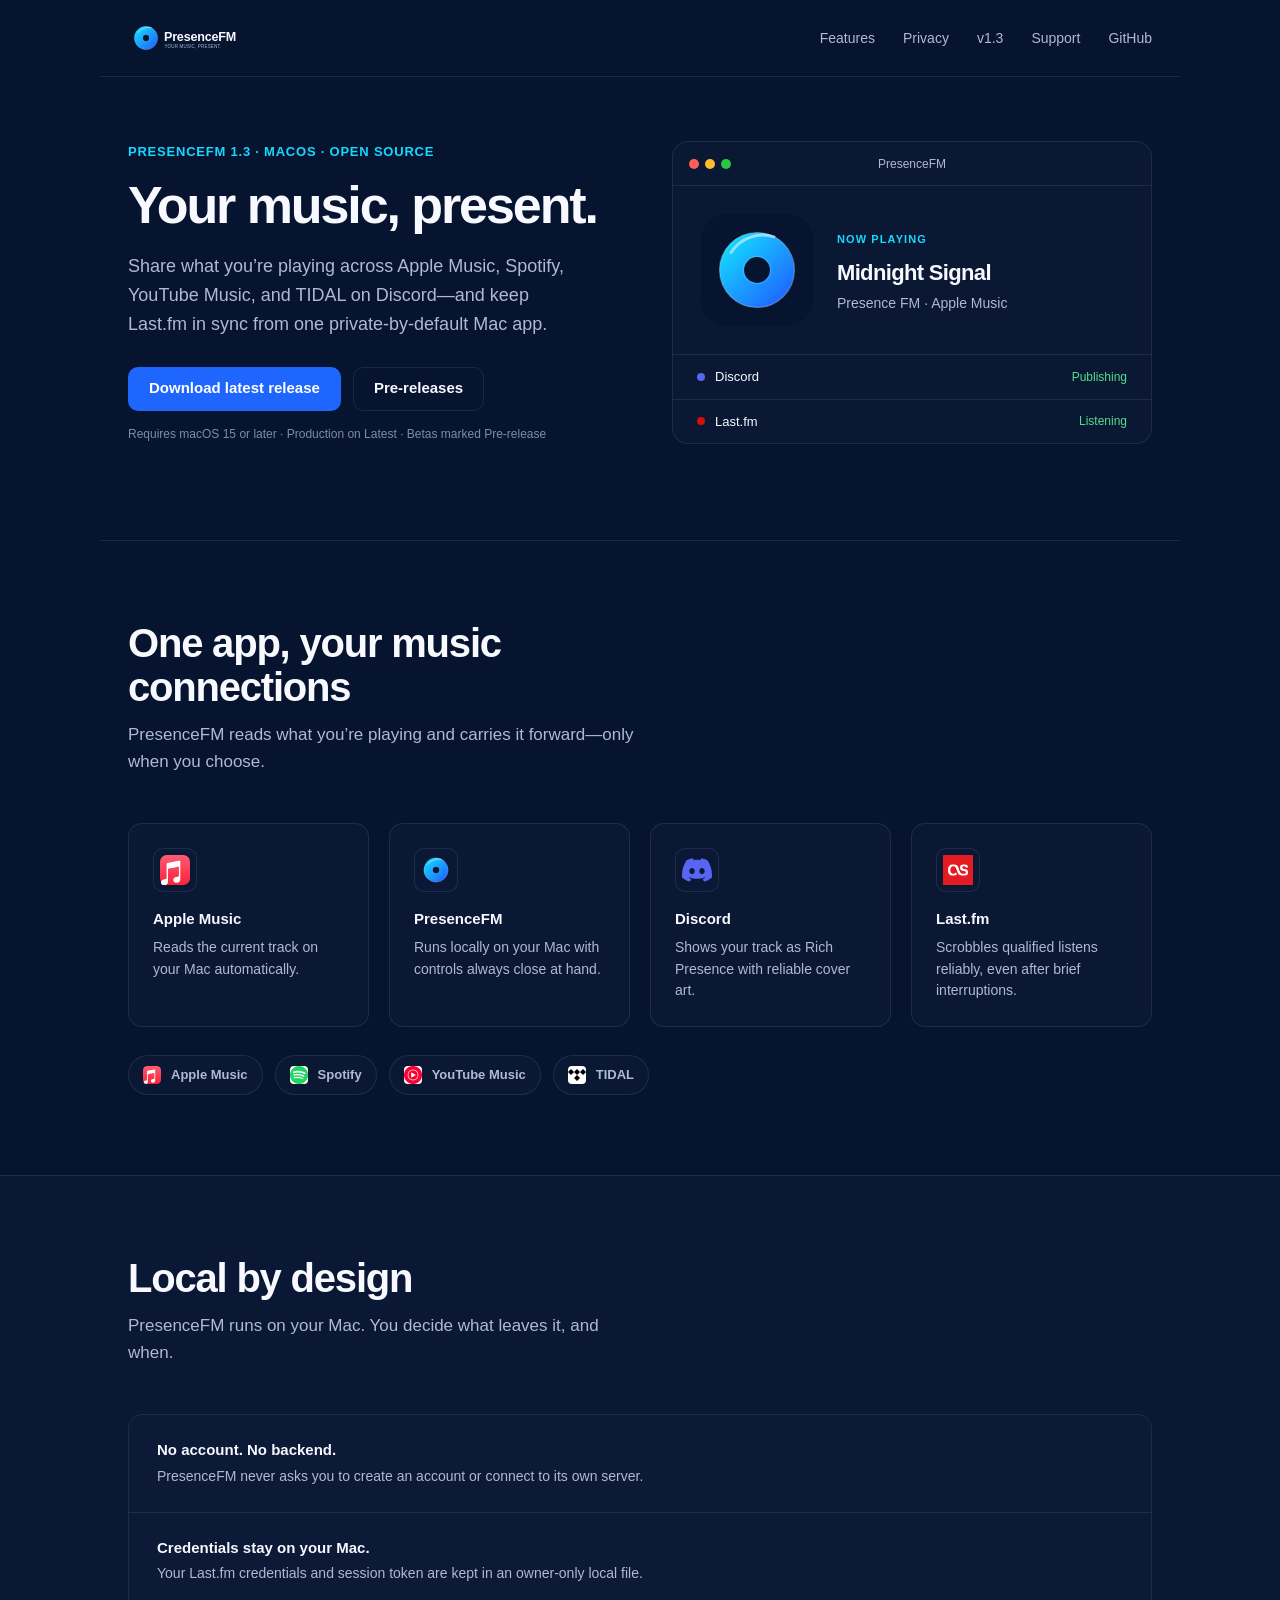
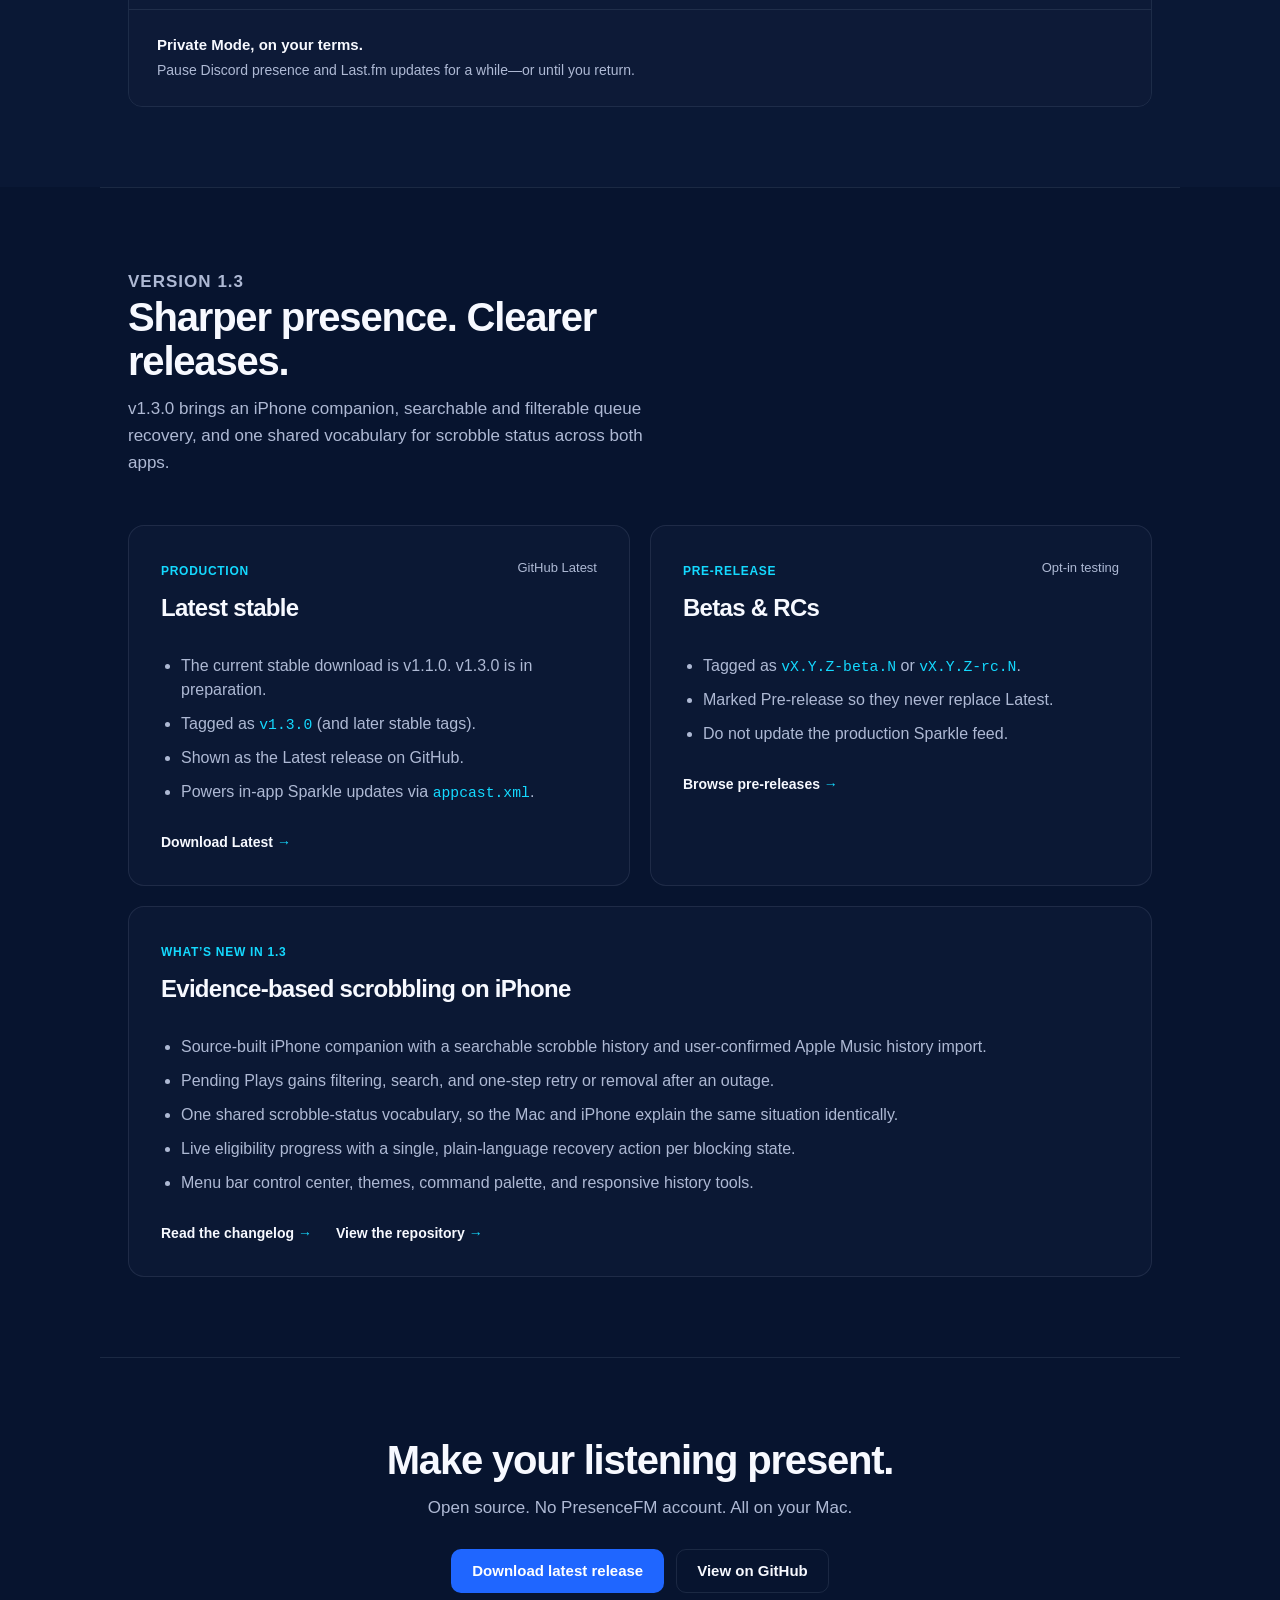
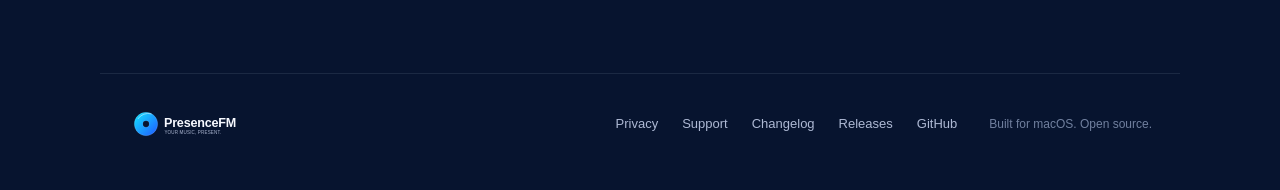
<file: website/index.html>
<!doctype html>
<html lang="en">
  <head>
    <meta charset="UTF-8" />
    <meta name="viewport" content="width=device-width, initial-scale=1.0" />
    <meta name="description" content="PresenceFM shares music from Apple Music, Spotify, YouTube Music, and TIDAL on Discord and keeps your Last.fm history in sync—from one private-by-default Mac app." />
    <meta name="theme-color" content="#07142f" />
    <meta property="og:type" content="website" />
    <meta property="og:title" content="PresenceFM — Your music, present." />
    <meta property="og:description" content="Private-by-default Discord presence, Last.fm scrobbling, and local listening history for macOS." />
    <meta property="og:url" content="https://presence-fm.vercel.app/" />
    <meta property="og:image" content="https://presence-fm.vercel.app/assets/brand/app-icon.svg" />
    <meta name="twitter:card" content="summary_large_image" />
    <title>PresenceFM — Your music, present.</title>
    <link rel="canonical" href="https://presence-fm.vercel.app/" />
    <link rel="icon" href="assets/brand/presencefm-symbol.svg" type="image/svg+xml" />
    <link rel="stylesheet" href="styles.css" />
  </head>
  <body>
    <a class="skip-link" href="#main">Skip to content</a>
    <header class="site-header">
      <a class="brand" href="#top" aria-label="PresenceFM home">
        <img src="assets/brand/presencefm-logo-dark.svg" alt="PresenceFM" />
      </a>
      <nav id="primary-navigation" aria-label="Primary navigation">
        <a href="#features">Features</a>
        <a href="#privacy">Privacy</a>
        <a href="#release">v1.3</a>
        <a href="https://github.com/CoolColby23/PresenceFM/blob/main/SUPPORT.md">Support</a>
        <a href="https://github.com/CoolColby23/PresenceFM" rel="noreferrer">GitHub</a>
      </nav>
      <button class="menu-button" aria-label="Open navigation" aria-expanded="false" aria-controls="primary-navigation"><span></span><span></span></button>
    </header>

    <main id="main">
      <section class="hero" id="top">
        <div class="hero-copy">
          <p class="eyebrow">PresenceFM 1.3 · macOS · open source</p>
          <h1>Your music, <span class="accent">present.</span></h1>
          <p class="deck">Share what you’re playing across Apple Music, Spotify, YouTube Music, and TIDAL on Discord—and keep Last.fm in sync from one private-by-default Mac app.</p>
          <div class="actions">
            <a class="button" href="https://github.com/CoolColby23/PresenceFM/releases/latest">Download latest release</a>
            <a class="button button-secondary" href="https://github.com/CoolColby23/PresenceFM/releases">Pre-releases</a>
          </div>
          <p class="requirement">Requires macOS 15 or later · Production on Latest · Betas marked Pre-release</p>
        </div>

        <div class="app-preview" aria-label="PresenceFM now playing preview">
          <div class="app-preview-bar">
            <div class="traffic"><i></i><i></i><i></i></div>
            <span>PresenceFM</span>
          </div>
          <div class="app-preview-body">
            <img src="assets/brand/app-icon.svg" alt="PresenceFM demonstration artwork" />
            <div>
              <span class="label">Now playing</span>
              <h2>Midnight Signal</h2>
              <p>Presence FM · Apple Music</p>
            </div>
          </div>
          <div class="app-preview-footer">
            <div class="status-row">
              <span><i class="status-dot discord"></i>Discord</span>
              <em>Publishing</em>
            </div>
            <div class="status-row">
              <span><i class="status-dot lastfm"></i>Last.fm</span>
              <em>Listening</em>
            </div>
          </div>
        </div>
      </section>

      <section class="features" id="features">
        <div class="section-intro">
          <h2>One app, your music connections</h2>
          <p>PresenceFM reads what you’re playing and carries it forward—only when you choose.</p>
        </div>
        <div class="feature-grid">
          <article class="feature-card">
            <div class="feature-icon apple-music" aria-hidden="true">
               <img src="assets/external-logos/apple-music-icon.svg" alt="" />
            </div>
            <h3>Apple Music</h3>
            <p>Reads the current track on your Mac automatically.</p>
          </article>
          <article class="feature-card">
            <div class="feature-icon presence">
              <img src="assets/brand/presencefm-symbol.svg" alt="" />
            </div>
            <h3>PresenceFM</h3>
            <p>Runs locally on your Mac with controls always close at hand.</p>
          </article>
          <article class="feature-card">
            <div class="feature-icon discord" aria-hidden="true">
               <img src="assets/external-logos/discord.svg" alt="" />
            </div>
            <h3>Discord</h3>
            <p>Shows your track as Rich Presence with reliable cover art.</p>
          </article>
          <article class="feature-card">
            <div class="feature-icon lastfm" aria-hidden="true">
               <img src="assets/external-logos/lastfm.jpeg" alt="" />
            </div>
            <h3>Last.fm</h3>
            <p>Scrobbles qualified listens reliably, even after brief interruptions.</p>
          </article>
        </div>
        <div class="platform-row" aria-label="Supported playback platforms">
          <span class="platform-chip"><img src="assets/external-logos/apple-music-icon.svg" alt="" />Apple Music</span>
          <span class="platform-chip"><img src="assets/external-logos/spotify.png" alt="" />Spotify</span>
          <span class="platform-chip"><img src="assets/external-logos/youtubemusic.png" alt="" />YouTube Music</span>
          <span class="platform-chip"><img src="assets/external-logos/tidal.png" alt="" />TIDAL</span>
        </div>
      </section>

      <section class="privacy" id="privacy">
        <div class="privacy-inner">
          <div class="section-intro">
            <h2>Local by design</h2>
            <p>PresenceFM runs on your Mac. You decide what leaves it, and when.</p>
          </div>
          <ul class="privacy-list">
            <li>
              <strong>No account. No backend.</strong>
              <p>PresenceFM never asks you to create an account or connect to its own server.</p>
            </li>
            <li>
              <strong>Credentials stay on your Mac.</strong>
              <p>Your Last.fm credentials and session token are kept in an owner-only local file.</p>
            </li>
            <li>
              <strong>Private Mode, on your terms.</strong>
              <p>Pause Discord presence and Last.fm updates for a while—or until you return.</p>
            </li>
          </ul>
        </div>
      </section>

      <section class="changelog" id="release">
        <div class="section-intro">
          <p class="eyebrow">Version 1.3</p>
          <h2>Sharper presence. Clearer releases.</h2>
          <p>v1.3.0 brings an iPhone companion, searchable and filterable queue recovery, and one shared vocabulary for scrobble status across both apps.</p>
        </div>
        <div class="release-grid">
          <article class="release-card">
            <div class="release-heading">
              <div>
                <span class="release-version">Production</span>
                <h3>Latest stable</h3>
              </div>
              <span class="release-status">GitHub Latest</span>
            </div>
            <ul>
              <li>The current stable download is v1.1.0. v1.3.0 is in preparation.</li>
              <li>Tagged as <code>v1.3.0</code> (and later stable tags).</li>
              <li>Shown as the Latest release on GitHub.</li>
              <li>Powers in-app Sparkle updates via <code>appcast.xml</code>.</li>
            </ul>
            <div class="release-links">
              <a class="text-link" href="https://github.com/CoolColby23/PresenceFM/releases/latest">Download Latest <span aria-hidden="true">→</span></a>
            </div>
          </article>
          <article class="release-card">
            <div class="release-heading">
              <div>
                <span class="release-version">Pre-release</span>
                <h3>Betas &amp; RCs</h3>
              </div>
              <span class="release-status">Opt-in testing</span>
            </div>
            <ul>
              <li>Tagged as <code>vX.Y.Z-beta.N</code> or <code>vX.Y.Z-rc.N</code>.</li>
              <li>Marked Pre-release so they never replace Latest.</li>
              <li>Do not update the production Sparkle feed.</li>
            </ul>
            <div class="release-links">
              <a class="text-link" href="https://github.com/CoolColby23/PresenceFM/releases">Browse pre-releases <span aria-hidden="true">→</span></a>
            </div>
          </article>
        </div>
        <div class="release-card release-highlights">
          <div class="release-heading">
            <div>
              <span class="release-version">What’s new in 1.3</span>
              <h3>Evidence-based scrobbling on iPhone</h3>
            </div>
          </div>
          <ul>
            <li>Source-built iPhone companion with a searchable scrobble history and user-confirmed Apple Music history import.</li>
            <li>Pending Plays gains filtering, search, and one-step retry or removal after an outage.</li>
            <li>One shared scrobble-status vocabulary, so the Mac and iPhone explain the same situation identically.</li>
            <li>Live eligibility progress with a single, plain-language recovery action per blocking state.</li>
            <li>Menu bar control center, themes, command palette, and responsive history tools.</li>
          </ul>
          <div class="release-links">
            <a class="text-link" href="https://github.com/CoolColby23/PresenceFM/blob/main/CHANGELOG.md">Read the changelog <span aria-hidden="true">→</span></a>
            <a class="text-link" href="https://github.com/CoolColby23/PresenceFM">View the repository <span aria-hidden="true">→</span></a>
          </div>
        </div>
      </section>

      <section class="cta">
        <h2>Make your listening present.</h2>
        <p>Open source. No PresenceFM account. All on your Mac.</p>
        <div class="actions">
          <a class="button" href="https://github.com/CoolColby23/PresenceFM/releases/latest">Download latest release</a>
          <a class="button button-secondary" href="https://github.com/CoolColby23/PresenceFM">View on GitHub</a>
        </div>
      </section>
    </main>

    <footer>
      <a class="brand" href="#top">
        <img src="assets/brand/presencefm-logo-dark.svg" alt="PresenceFM" />
      </a>
      <div class="footer-links">
        <a href="https://github.com/CoolColby23/PresenceFM/blob/main/PRIVACY.md">Privacy</a>
        <a href="https://github.com/CoolColby23/PresenceFM/blob/main/SUPPORT.md">Support</a>
        <a href="https://github.com/CoolColby23/PresenceFM/blob/main/CHANGELOG.md">Changelog</a>
        <a href="https://github.com/CoolColby23/PresenceFM/releases">Releases</a>
        <a href="https://github.com/CoolColby23/PresenceFM">GitHub</a>
      </div>
      <p>Built for macOS. Open source.</p>
    </footer>
    <script src="script.js"></script>
  </body>
</html>
</file>
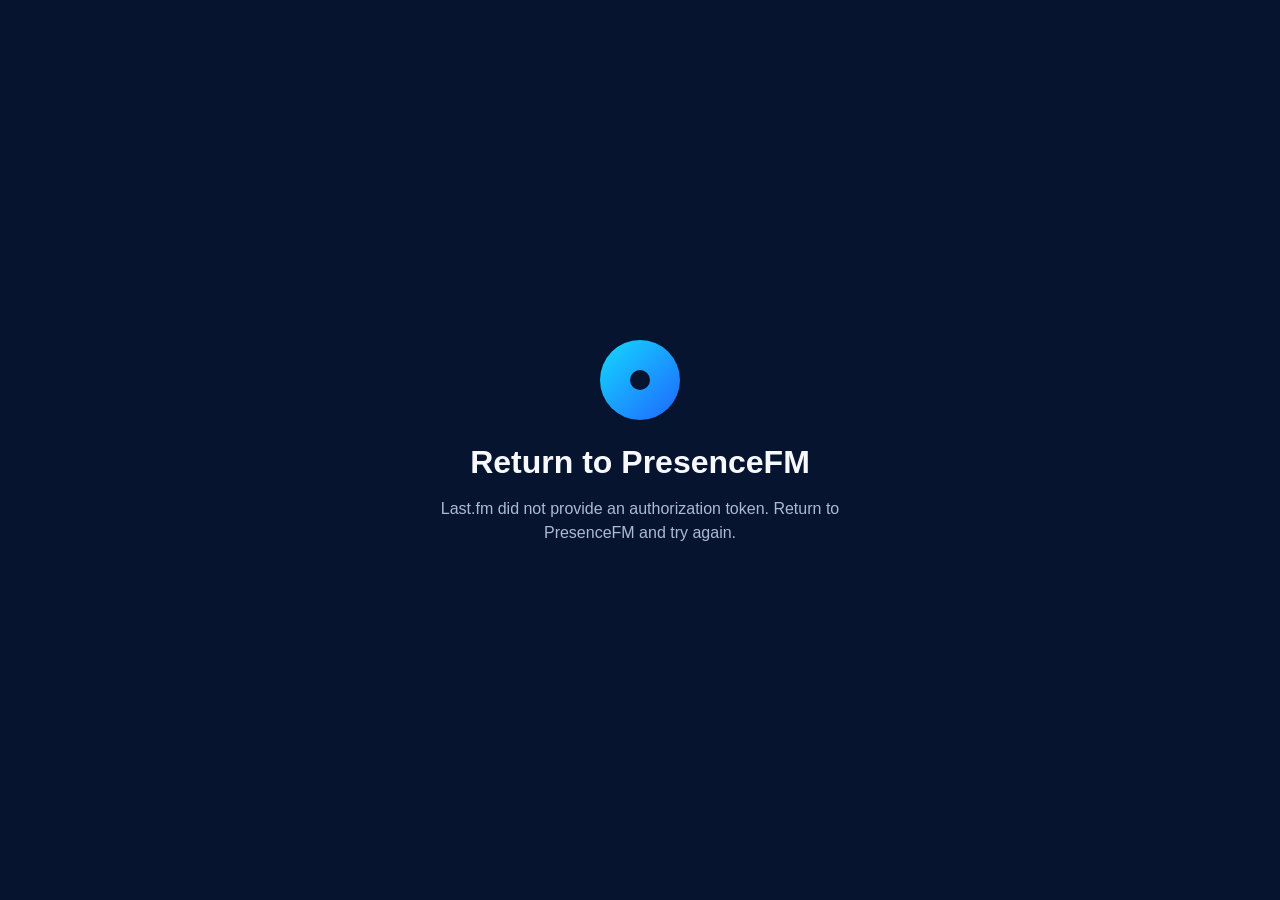
<file: website/lastfm-callback.html>
<!doctype html>
<html lang="en">
  <head>
    <meta charset="utf-8" />
    <meta name="viewport" content="width=device-width, initial-scale=1" />
    <meta name="referrer" content="no-referrer" />
    <meta http-equiv="Content-Security-Policy" content="default-src 'none'; style-src 'unsafe-inline'; script-src 'unsafe-inline'; navigate-to presencefm:" />
    <title>Return to PresenceFM</title>
    <style>
      :root { color-scheme: light dark; font-family: -apple-system, BlinkMacSystemFont, sans-serif; }
      body { align-items: center; background: #07142f; color: #f7f9ff; display: flex; justify-content: center; margin: 0; min-height: 100vh; }
      main { max-width: 28rem; padding: 2rem; text-align: center; }
      .disc { background: linear-gradient(135deg, #14d9ff, #1f66ff); border-radius: 50%; height: 5rem; margin: 0 auto 1.5rem; position: relative; width: 5rem; }
      .disc::after { background: #07142f; border-radius: 50%; content: ""; height: 1.25rem; left: 1.875rem; position: absolute; top: 1.875rem; width: 1.25rem; }
      h1 { font-size: 2rem; margin: 0 0 0.75rem; }
      p { color: #aeb9d4; line-height: 1.5; }
      a { background: #1f66ff; border-radius: 999px; color: white; display: inline-block; font-weight: 700; margin-top: 1rem; padding: 0.9rem 1.4rem; text-decoration: none; }
      [hidden] { display: none; }
    </style>
  </head>
  <body>
    <main>
      <div class="disc" aria-hidden="true"></div>
      <h1>Return to PresenceFM</h1>
      <p id="status">Authorization is complete. Returning you to the app…</p>
      <a id="open-app" href="presencefm://lastfm-auth" hidden>Open PresenceFM</a>
    </main>
    <script>
      const token = new URLSearchParams(window.location.search).get("token");
      const status = document.querySelector("#status");
      const link = document.querySelector("#open-app");

      if (token) {
        link.href = `presencefm://lastfm-auth?token=${encodeURIComponent(token)}`;
        link.hidden = false;
        window.location.replace(link.href);
      } else {
        status.textContent = "Last.fm did not provide an authorization token. Return to PresenceFM and try again.";
      }
    </script>
  </body>
</html>
</file>
<file: website/styles.css>
:root {
  --night: #07142f;
  --night-2: #0a1835;
  --cloud: #f7f9ff;
  --mist: #aeb9d4;
  --blue: #1f66ff;
  --cyan: #14d9ff;
  --line: rgba(174, 185, 212, 0.12);
  --surface: rgba(16, 28, 58, 0.5);
  font-family: -apple-system, BlinkMacSystemFont, "SF Pro Text", "Segoe UI", sans-serif;
  color: var(--cloud);
  background: var(--night);
}

* {
  box-sizing: border-box;
}

html {
  scroll-behavior: smooth;
  background: var(--night);
}

body {
  margin: 0;
  background: var(--night);
  line-height: 1.5;
}

a {
  color: inherit;
  text-decoration: none;
}

:focus-visible {
  outline: 3px solid var(--cyan);
  outline-offset: 4px;
}

button,
a {
  font: inherit;
}

.skip-link {
  position: fixed;
  top: 10px;
  left: 10px;
  z-index: 100;
  transform: translateY(-150%);
  padding: 10px 14px;
  background: var(--cloud);
  color: var(--night);
  border-radius: 8px;
}

.skip-link:focus {
  transform: none;
}

/* Header */

.site-header {
  max-width: 1080px;
  margin: 0 auto;
  padding: 20px 28px;
  display: flex;
  align-items: center;
  gap: 32px;
}

.brand {
  display: inline-flex;
  align-items: center;
}

.brand img {
  display: block;
  width: auto;
  height: 36px;
  max-width: 220px;
}

.site-header nav {
  display: flex;
  gap: 28px;
  margin-left: auto;
}

.site-header nav a {
  color: var(--mist);
  font-size: 14px;
  transition: color 0.15s;
}

.site-header nav a:hover {
  color: var(--cloud);
}

.menu-button {
  display: none;
  background: transparent;
  border: 0;
  color: white;
  cursor: pointer;
  min-width: 44px;
  min-height: 44px;
  align-items: center;
  justify-content: center;
}

/* Buttons */

.button {
  display: inline-flex;
  align-items: center;
  justify-content: center;
  min-height: 44px;
  padding: 0 20px;
  border: 1px solid transparent;
  border-radius: 10px;
  background: var(--blue);
  color: white;
  font-size: 15px;
  font-weight: 600;
  transition: background 0.15s;
}

.button:hover {
  background: #1858e6;
}

.button-secondary {
  background: transparent;
  border-color: var(--line);
  color: var(--cloud);
}

.button-secondary:hover {
  background: var(--surface);
  border-color: rgba(174, 185, 212, 0.24);
}

/* Hero */

.hero {
  max-width: 1080px;
  margin: 0 auto;
  padding: 64px 28px 96px;
  display: grid;
  grid-template-columns: 1fr 1fr;
  gap: 64px;
  align-items: center;
}

.eyebrow {
  margin: 0 0 16px;
  color: var(--cyan);
  font-size: 13px;
  font-weight: 600;
  letter-spacing: 0.06em;
  text-transform: uppercase;
}

.hero h1 {
  margin: 0 0 20px;
  font-size: clamp(40px, 5vw, 52px);
  line-height: 1.05;
  letter-spacing: -0.04em;
  font-weight: 700;
}

.accent {
  color: var(--cloud);
}

.deck {
  margin: 0;
  font-size: 18px;
  line-height: 1.6;
  color: var(--mist);
  max-width: 440px;
}

.actions {
  display: flex;
  flex-wrap: wrap;
  gap: 12px;
  margin-top: 28px;
}

.requirement {
  margin: 14px 0 0;
  color: #7e8baa;
  font-size: 12px;
}

/* App preview */

.app-preview {
  background: var(--surface);
  border: 1px solid var(--line);
  border-radius: 16px;
  overflow: hidden;
}

.app-preview-bar {
  height: 44px;
  display: flex;
  align-items: center;
  justify-content: center;
  position: relative;
  border-bottom: 1px solid var(--line);
  font-size: 12px;
  color: var(--mist);
}

.traffic {
  position: absolute;
  left: 16px;
  display: flex;
  gap: 6px;
}

.traffic i {
  width: 10px;
  height: 10px;
  border-radius: 50%;
  background: #ff5f57;
}

.traffic i:nth-child(2) {
  background: #febc2e;
}

.traffic i:nth-child(3) {
  background: #28c840;
}

.app-preview-body {
  display: grid;
  grid-template-columns: 120px 1fr;
  gap: 20px;
  padding: 24px;
  align-items: center;
}

.app-preview-body img {
  width: 120px;
  aspect-ratio: 1;
  object-fit: cover;
  border-radius: 10px;
}

.app-preview-body .label {
  color: var(--cyan);
  font-size: 11px;
  text-transform: uppercase;
  letter-spacing: 0.1em;
  font-weight: 600;
}

.app-preview-body h2 {
  margin: 6px 0 4px;
  font-size: 22px;
  letter-spacing: -0.03em;
  font-weight: 600;
}

.app-preview-body p {
  margin: 0;
  color: var(--mist);
  font-size: 14px;
}

.app-preview-footer {
  border-top: 1px solid var(--line);
}

.status-row {
  display: flex;
  align-items: center;
  justify-content: space-between;
  padding: 12px 24px;
  font-size: 13px;
}

.status-row + .status-row {
  border-top: 1px solid var(--line);
}

.status-row span {
  display: flex;
  align-items: center;
  gap: 10px;
}

.status-row em {
  font-style: normal;
  color: #52df8a;
  font-size: 12px;
}

.status-dot {
  width: 8px;
  height: 8px;
  border-radius: 50%;
  display: inline-block;
}

.status-dot.discord {
  background: #5865f2;
}

.status-dot.lastfm {
  background: #d51007;
}

/* Sections */

section {
  border-top: 1px solid var(--line);
}

.section-intro {
  max-width: 520px;
  margin-bottom: 48px;
}

.section-intro h2,
.privacy .section-intro h2,
.cta h2 {
  margin: 0 0 12px;
  font-size: clamp(32px, 4vw, 40px);
  line-height: 1.1;
  letter-spacing: -0.03em;
  font-weight: 700;
}

.section-intro p,
.cta p {
  margin: 0;
  font-size: 17px;
  line-height: 1.6;
  color: var(--mist);
}

/* Features */

.features {
  max-width: 1080px;
  margin: 0 auto;
  padding: 80px 28px;
}

.feature-grid {
  display: grid;
  grid-template-columns: repeat(4, 1fr);
  gap: 20px;
}

.feature-card {
  padding: 24px;
  background: var(--surface);
  border: 1px solid var(--line);
  border-radius: 14px;
}

.feature-icon {
  width: 44px;
  height: 44px;
  margin-bottom: 16px;
  border-radius: 10px;
  display: flex;
  align-items: center;
  justify-content: center;
  font-size: 18px;
  font-weight: 700;
  background: var(--night-2);
  border: 1px solid var(--line);
}

.feature-icon img,
.feature-icon svg {
  display: block;
  width: 30px;
  height: 30px;
}

.feature-icon.music {
  color: #ff6e59;
}

.feature-icon.discord {
  color: #5865f2;
}

.feature-icon.lastfm {
  color: #d51007;
}

.feature-card h3 {
  margin: 0 0 6px;
  font-size: 15px;
  font-weight: 600;
}

.feature-card p {
  margin: 0;
  font-size: 14px;
  line-height: 1.55;
  color: var(--mist);
}

.platform-row {
  display: flex;
  flex-wrap: wrap;
  gap: 12px;
  margin-top: 28px;
}

.platform-chip {
  display: inline-flex;
  align-items: center;
  gap: 10px;
  min-height: 40px;
  padding: 8px 14px;
  border-radius: 999px;
  border: 1px solid var(--line);
  background: var(--surface);
  color: var(--mist);
  font-size: 13px;
  font-weight: 600;
}

.platform-chip img {
  width: 18px;
  height: 18px;
  object-fit: contain;
  border-radius: 4px;
}

.release-grid {
  display: grid;
  grid-template-columns: repeat(2, minmax(0, 1fr));
  gap: 20px;
  margin-bottom: 20px;
}

.release-highlights {
  margin-top: 0;
}

.release-card code {
  font-family: ui-monospace, SFMono-Regular, Menlo, monospace;
  font-size: 0.92em;
  color: var(--cyan);
}

/* Privacy */

.privacy {
  background: var(--night-2);
}

.privacy-inner {
  max-width: 1080px;
  margin: 0 auto;
  padding: 80px 28px;
}

/* Changelog */

.changelog {
  max-width: 1080px;
  margin: 0 auto;
  padding: 80px 28px;
}

.release-card {
  padding: 32px;
  background: var(--surface);
  border: 1px solid var(--line);
  border-radius: 16px;
}

.release-heading {
  display: flex;
  align-items: flex-start;
  justify-content: space-between;
  gap: 24px;
}

.release-version {
  color: var(--cyan);
  font-size: 12px;
  font-weight: 600;
  letter-spacing: 0.06em;
  text-transform: uppercase;
}

.release-heading h3 {
  margin: 8px 0 0;
  font-size: 24px;
  letter-spacing: -0.03em;
}

.release-heading time,
.release-status {
  color: var(--mist);
  font-size: 13px;
  white-space: nowrap;
}

.release-links {
  display: flex;
  flex-wrap: wrap;
  gap: 12px 24px;
}

.release-card ul {
  margin: 28px 0;
  padding-left: 20px;
  color: var(--mist);
}

.release-card li + li {
  margin-top: 10px;
}

.text-link {
  color: var(--cloud);
  font-size: 14px;
  font-weight: 600;
}

.text-link span {
  color: var(--cyan);
}

.privacy-list {
  list-style: none;
  padding: 0;
  margin: 0;
  display: grid;
  gap: 0;
  border: 1px solid var(--line);
  border-radius: 14px;
  overflow: hidden;
}

.privacy-list li {
  padding: 24px 28px;
  background: var(--surface);
}

.privacy-list li + li {
  border-top: 1px solid var(--line);
}

.privacy-list strong {
  display: block;
  font-size: 15px;
  font-weight: 600;
  margin-bottom: 4px;
}

.privacy-list p {
  margin: 0;
  font-size: 14px;
  line-height: 1.55;
  color: var(--mist);
}

/* CTA */

.cta {
  max-width: 1080px;
  margin: 0 auto;
  padding: 80px 28px;
  text-align: center;
}

.cta .section-intro,
.cta h2,
.cta p {
  max-width: none;
}

.cta .actions {
  justify-content: center;
  margin-top: 28px;
}

/* Footer */

footer {
  max-width: 1080px;
  margin: 0 auto;
  padding: 32px 28px 48px;
  display: flex;
  align-items: center;
  gap: 32px;
  border-top: 1px solid var(--line);
}

.footer-links {
  display: flex;
  gap: 24px;
  margin-left: auto;
}

.footer-links a {
  color: var(--mist);
  font-size: 13px;
  transition: color 0.15s;
}

.footer-links a:hover {
  color: var(--cloud);
}

footer > p {
  margin: 0;
  color: #71809f;
  font-size: 12px;
}

/* Reduced motion */

@media (prefers-reduced-motion: reduce) {
  html {
    scroll-behavior: auto;
  }

  .button {
    transition: none;
  }

  *,
  *::before,
  *::after {
    animation-duration: 0.01ms !important;
    animation-iteration-count: 1 !important;
  }
}

/* Tablet */

@media (max-width: 900px) {
  .site-header nav {
    display: none;
  }

  .menu-button {
    display: flex;
    flex-direction: column;
    gap: 6px;
    padding: 10px;
    margin-left: auto;
  }

  .menu-button span {
    display: block;
    width: 22px;
    height: 2px;
    background: white;
  }

  .site-header.open {
    flex-wrap: wrap;
    padding-bottom: 16px;
  }

  .site-header.open nav {
    display: flex;
    order: 4;
    width: 100%;
    flex-direction: column;
    gap: 0;
    margin: 12px 0 0;
  }

  .site-header.open nav a {
    padding: 12px 0;
    border-top: 1px solid var(--line);
  }

  .hero {
    grid-template-columns: 1fr;
    gap: 48px;
    padding-top: 40px;
  }

  .deck {
    max-width: none;
  }

  .feature-grid {
    grid-template-columns: repeat(2, 1fr);
  }

  .release-grid {
    grid-template-columns: 1fr;
  }

  footer {
    flex-wrap: wrap;
  }

  .footer-links {
    margin-left: 0;
    width: 100%;
    order: 3;
  }
}

/* Mobile */

@media (max-width: 560px) {
  .site-header,
  .hero,
  .features,
  .privacy-inner,
  .changelog,
  .cta,
  footer {
    padding-left: 20px;
    padding-right: 20px;
  }

  .hero h1 {
    font-size: 36px;
  }

  .deck {
    font-size: 16px;
  }

  .actions {
    flex-direction: column;
  }

  .button {
    width: 100%;
  }

  .app-preview-body {
    grid-template-columns: 88px 1fr;
    gap: 16px;
    padding: 20px;
  }

  .app-preview-body img {
    width: 88px;
  }

  .app-preview-body h2 {
    font-size: 18px;
  }

  .status-row {
    padding: 12px 20px;
  }

  .feature-grid {
    grid-template-columns: 1fr;
  }

  .features,
  .privacy-inner,
  .changelog,
  .cta {
    padding-top: 64px;
    padding-bottom: 64px;
  }

  .release-card {
    padding: 24px 20px;
  }

  .release-heading {
    flex-direction: column;
    gap: 10px;
  }

  footer {
    flex-direction: column;
    align-items: flex-start;
    gap: 16px;
  }
}
</file>
